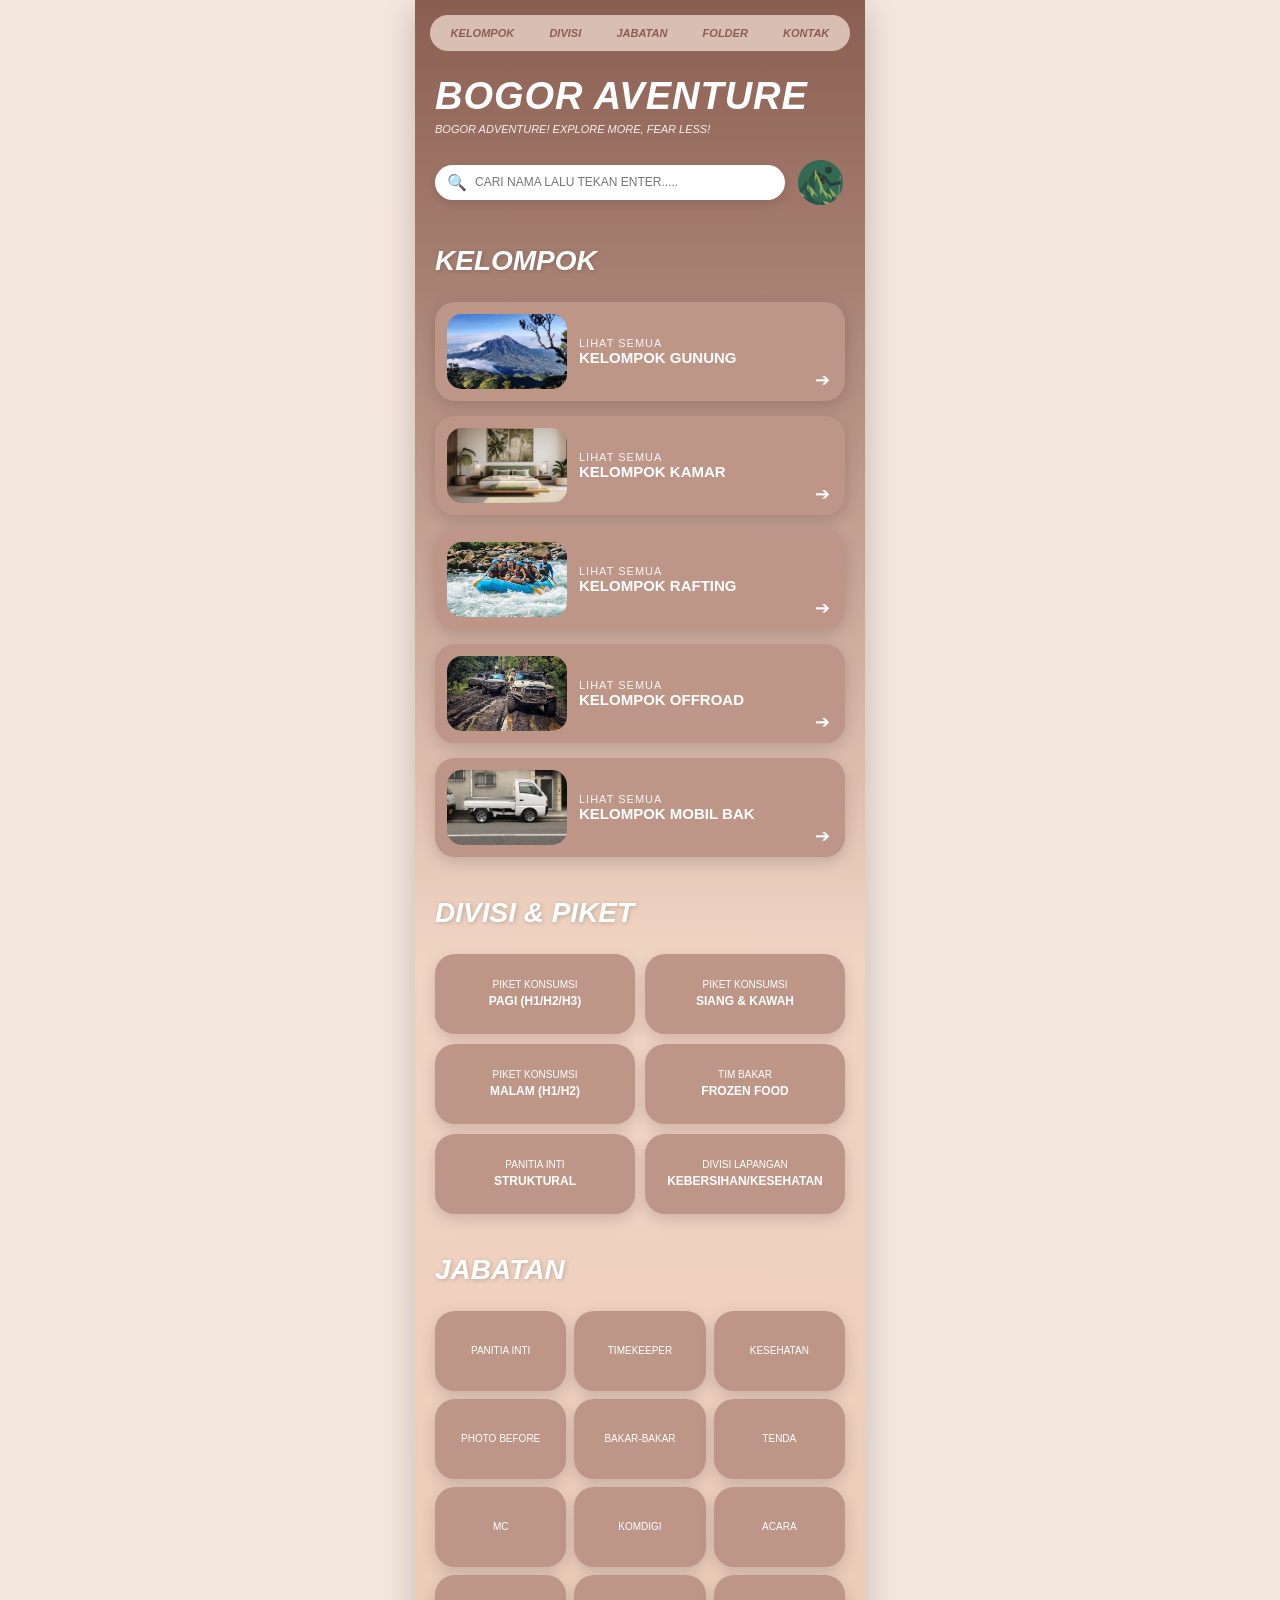
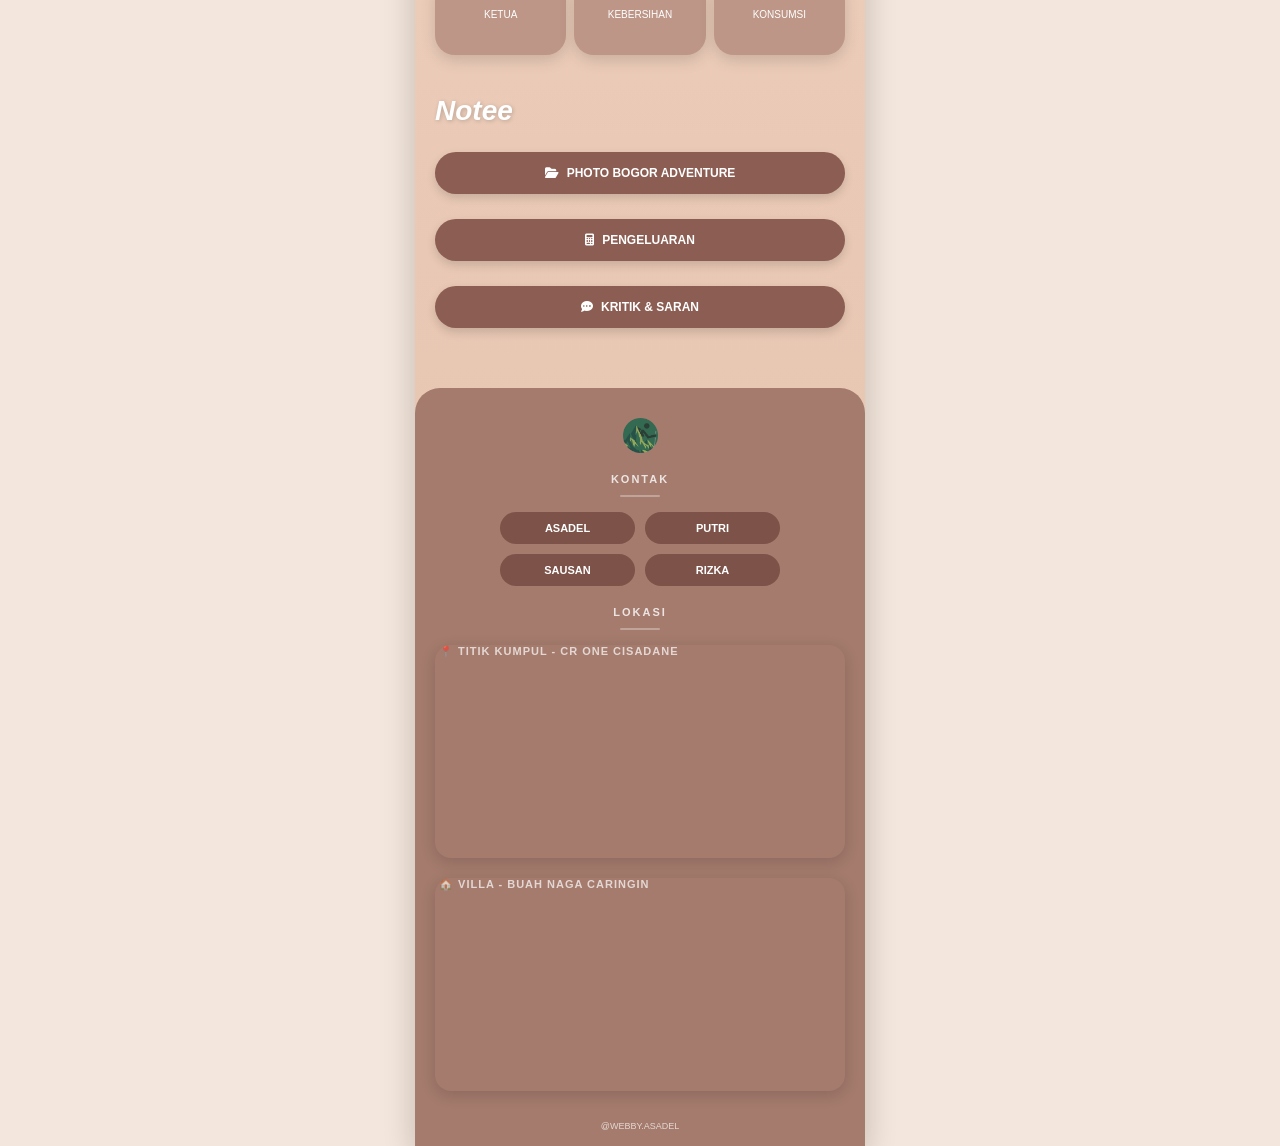
<file: index.html>
<!DOCTYPE html>
<html lang="id">
<head>
    <meta charset="UTF-8">
    <meta name="viewport" content="width=device-width, initial-scale=1.0">
    <title>Bogor Adventure</title>

    <link rel="stylesheet" href="style.css">
    <link rel="stylesheet" href="https://cdnjs.cloudflare.com/ajax/libs/font-awesome/6.5.1/css/all.min.css">

    <link rel="icon" type="image/png" href="images/logo.png">
</head>
<body>

    <div class="app-container">
        <nav class="top-nav">
            <a href="#kelompok-section">KELOMPOK</a>
            <a href="#divisi-section">DIVISI</a>
            <a href="#jabatan-section">JABATAN</a>
            <a href="#folder-section">FOLDER</a>
            <a href="#kontak-section">KONTAK</a>
        </nav>

        <header class="main-header">
            <h1 class="main-title">BOGOR AVENTURE</h1>
            <p class="subtitle">BOGOR ADVENTURE! EXPLORE MORE, FEAR LESS!</p>
            
            <div class="search-profile-row">
                <div class="search-box">
                    <span class="search-icon">🔍</span>
                    <input type="text" id="searchInput" placeholder="CARI NAMA LALU TEKAN ENTER.....">
                </div>
                <div class="logo-circle">
                    <img src="Images/logo.png" alt="Bogor Adventure">
                </div>
            </div>
        </header>

        <main class="content-wrapper">
            
            <section id="kelompok-section" class="section-container">
                <h2 class="section-title-large">KELOMPOK</h2>
                
                <div class="card-wide clickable-card" data-type="gunung">
                    <img src="Images/gunung.jpg" alt="Gunung">
                    <div class="card-text">
                        <h3>LIHAT SEMUA</h3>
                        <h2>KELOMPOK GUNUNG</h2>
                    </div>
                    <span class="arrow-btn">➔</span>
                </div>

                <div class="card-wide clickable-card" data-type="kamar">
                    <img src="Images/kamar.jpg" alt="Kamar">
                    <div class="card-text">
                        <h3>LIHAT SEMUA</h3>
                        <h2>KELOMPOK KAMAR</h2>
                    </div>
                    <span class="arrow-btn">➔</span>
                </div>

                <div class="card-wide clickable-card" data-type="rafting">
                    <img src="Images/rafting.jpg" alt="Rafting">
                    <div class="card-text">
                        <h3>LIHAT SEMUA</h3>
                        <h2>KELOMPOK RAFTING</h2>
                    </div>
                    <span class="arrow-btn">➔</span>
                </div>

                <div class="card-wide clickable-card" data-type="offroad">
                    <img src="Images/offroad.jpg" alt="Offroad">
                    <div class="card-text">
                        <h3>LIHAT SEMUA</h3>
                        <h2>KELOMPOK OFFROAD</h2>
                    </div>
                    <span class="arrow-btn">➔</span>
                </div>

                <div class="card-wide clickable-card" data-type="mback">
                    <img src="Images/Mback.jpg" alt="Mobil Bak">
                    <div class="card-text">
                        <h3>LIHAT SEMUA</h3>
                        <h2>KELOMPOK MOBIL BAK</h2>
                    </div>
                    <span class="arrow-btn">➔</span>
                </div>
            </section>

            <section id="divisi-section" class="section-container text-center">
                <h2 class="section-title-large">DIVISI & PIKET</h2>
                <div class="grid-2x3">
                    <a href="divisi.html?type=konsumsi-pagi" class="card-square" style="text-decoration:none;">PIKET KONSUMSI<br><b>PAGI (H1/H2/H3)</b></a>
                    <a href="divisi.html?type=konsumsi-siang" class="card-square" style="text-decoration:none;">PIKET KONSUMSI<br><b>SIANG & KAWAH</b></a>
                    <a href="divisi.html?type=konsumsi-malam" class="card-square" style="text-decoration:none;">PIKET KONSUMSI<br><b>MALAM (H1/H2)</b></a>
                    <a href="divisi.html?type=frozen-food" class="card-square" style="text-decoration:none;">TIM BAKAR<br><b>FROZEN FOOD</b></a>
                    <a href="divisi.html?type=panitia-inti" class="card-square" style="text-decoration:none;">PANITIA INTI<br><b>STRUKTURAL</b></a>
                    <a href="divisi.html?type=divisi-lain" class="card-square" style="text-decoration:none;">DIVISI LAPANGAN<br><b>KEBERSIHAN/KESEHATAN</b></a>
                </div>
            </section>

            <section id="jabatan-section" class="section-container text-center">
                <h2 class="section-title-large">JABATAN</h2>
                <div class="grid-jabatan">
                    <a href="jabatan.html?type=inti" class="card-square" style="text-decoration:none;">PANITIA INTI</a>
                    <a href="jabatan.html?type=timekeeper" class="card-square" style="text-decoration:none;">TIMEKEEPER</a>
                    <a href="jabatan.html?type=kesehatan" class="card-square" style="text-decoration:none;">KESEHATAN</a>
                    <a href="jabatan.html?type=photo" class="card-square" style="text-decoration:none;">PHOTO BEFORE</a>
                    <a href="jabatan.html?type=bakar" class="card-square" style="text-decoration:none;">BAKAR-BAKAR</a>
                    <a href="jabatan.html?type=tenda" class="card-square" style="text-decoration:none;">TENDA</a>
                    <a href="jabatan.html?type=mc" class="card-square" style="text-decoration:none;">MC</a>
                    <a href="jabatan.html?type=komdigi" class="card-square" style="text-decoration:none;">KOMDIGI</a>
                    <a href="jabatan.html?type=acara" class="card-square" style="text-decoration:none;">ACARA</a>
                    <a href="jabatan.html?type=ketua" class="card-square" style="text-decoration:none;">KETUA</a>
                    <a href="jabatan.html?type=kebersihan" class="card-square" style="text-decoration:none;">KEBERSIHAN</a>
                    <a href="jabatan.html?type=konsumsi" class="card-square" style="text-decoration:none;">KONSUMSI</a>
                </div>
            </section>

            <section id="folder-section" class="section-container text-center">
                <h2 class="section-title-large">Notee</h2>
                <a href="https://drive.google.com/drive/folders/1pPTmFSzPqtbpgSoNdYkEfg1twKszm3Ts?usp=sharing" target="_blank" class="btn-pill" style="text-decoration:none;">
                    <i class="fas fa-folder-open"></i> PHOTO BOGOR ADVENTURE
                </a>
                <a href="pengeluaran.html" class="btn-pill" style="text-decoration:none;">
                    <i class="fas fa-calculator"></i> PENGELUARAN
                </a>
                <a href="https://forms.gle/nZnUotDhH6wJCSyc8" target="_blank" class="btn-pill" style="text-decoration:none;">
                    <i class="fas fa-comment-dots"></i> KRITIK & SARAN
                </a>
            </section>

            <section id="kontak-section" class="footer-panel">
                <div class="logo-circle micro">
                    <img src="Images/logo.png" alt="Bogor Adventure">
                </div>

                <div class="footer-section-title">Kontak</div>
                <div class="footer-divider"></div>
                <div class="grid-2x2">
                    <a href="https://wa.me/6289684340230" target="_blank" class="btn-small-pill" style="text-decoration:none;">ASADEL</a>
                    <a href="https://wa.me/6281370563687" target="_blank" class="btn-small-pill" style="text-decoration:none;">PUTRI</a>
                    <a href="https://wa.me/6285640959396" target="_blank" class="btn-small-pill" style="text-decoration:none;">SAUSAN</a>
                    <a href="https://wa.me/6281213060590" target="_blank" class="btn-small-pill" style="text-decoration:none;">RIZKA</a>
                </div>

                <div class="footer-section-title">Lokasi</div>
                <div class="footer-divider"></div>
                <div class="footer-map">
                    <div class="map-label">📍 TITIK KUMPUL - CR ONE CISADANE</div>
                    <iframe src="https://maps.google.com/maps?q=-6.7021103,106.8171822&z=15&output=embed" allowfullscreen="" loading="lazy"></iframe>
                </div>
                <div class="footer-map">
                    <div class="map-label">🏠 VILLA - BUAH NAGA CARINGIN</div>
                    <iframe src="https://maps.google.com/maps?q=Villa%20Buah%20Naga%20Caringin%20Bogor&z=15&output=embed" allowfullscreen="" loading="lazy"></iframe>
                </div>

                <p class="credits">@WEBBY.ASADEL</p>
            </section>

        </main>
    </div>

    <div id="searchModal" class="modal">
        <div class="modal-content">
            <span class="close-modal">&times;</span>
            <h2 id="modalName">Nama Anggota</h2>
            <hr>
            <div class="modal-field"><span class="field-label">Jabatan / Divisi</span><span class="field-value" id="modalDivisi">-</span></div>
            <div class="modal-field"><span class="field-label">Jadwal Piket</span><span class="field-value" id="modalTugas">-</span></div>
            <div class="modal-field"><span class="field-label">Kelompok Gunung</span><span class="field-value" id="modalGunung">-</span></div>
            <div class="modal-field"><span class="field-label">Kelompok Kamar</span><span class="field-value" id="modalKamar">-</span></div>
            <div class="modal-field"><span class="field-label">Kelompok Rafting</span><span class="field-value" id="modalRafting">-</span></div>
            <div class="modal-field"><span class="field-label">Kelompok Offroad</span><span class="field-value" id="modalOffroad">-</span></div>
            <div class="modal-field"><span class="field-label">Kelompok Mobil Bak</span><span class="field-value" id="modalMback">-</span></div>
        </div>
    </div>

    <script src="script.js"></script>
</body>
</html>
</file>
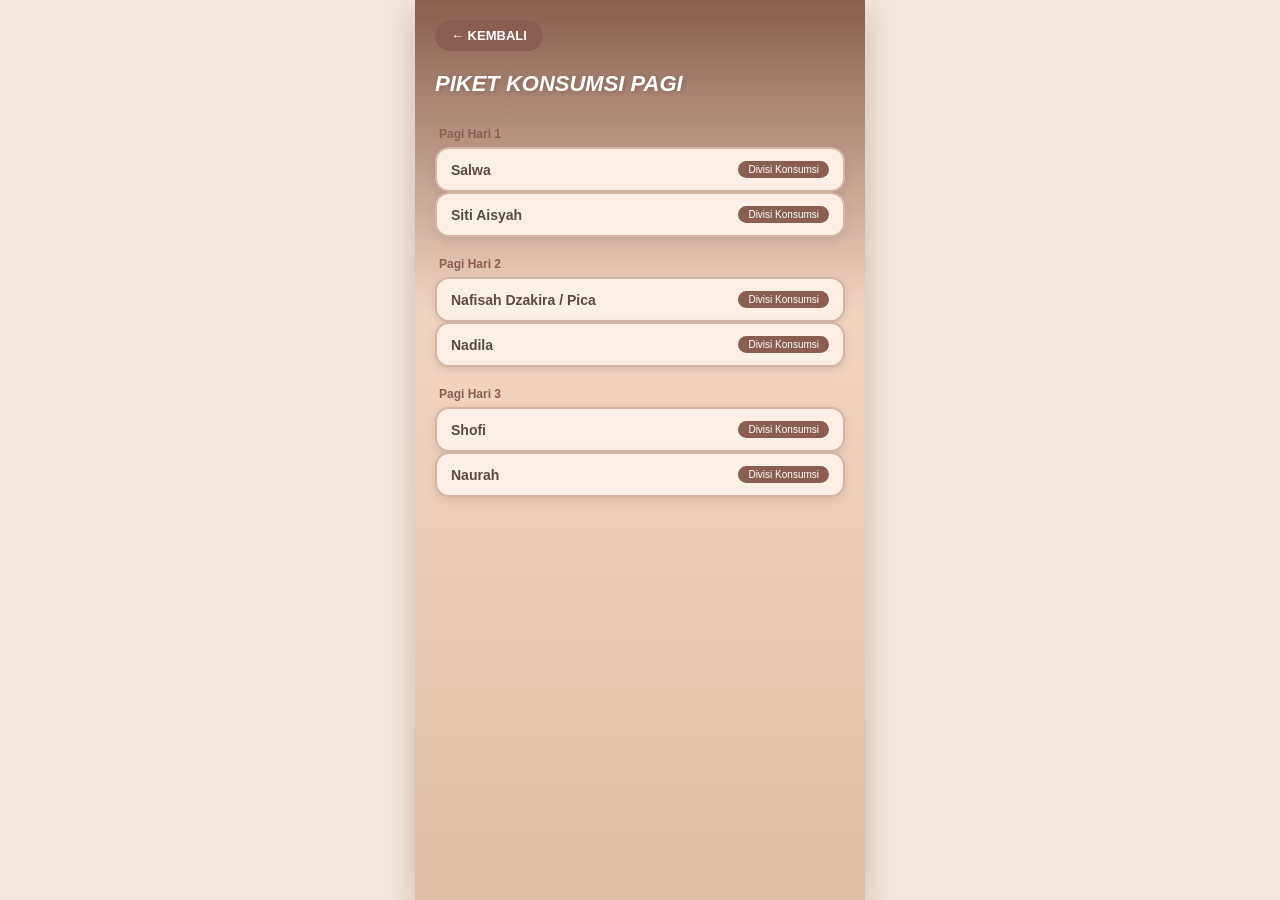
<file: divisi.html>
<!DOCTYPE html>
<html lang="id">
<head>
    <meta charset="UTF-8">
    <meta name="viewport" content="width=device-width, initial-scale=1.0">
    <title>Divisi - Bogor Adventure</title>
    <link rel="stylesheet" href="style.css">
    <link rel="stylesheet" href="https://cdnjs.cloudflare.com/ajax/libs/font-awesome/6.5.1/css/all.min.css">
    <style>
        .page-wrap { padding: 20px; display: flex; flex-direction: column; gap: 20px; }
        .page-wrap .back-link { text-decoration: none; color: #fff; font-size: clamp(11px, 3vw, 13px); font-weight: bold; background: #8c5d52; padding: 8px 16px; border-radius: 20px; align-self: flex-start; }
        .page-wrap h2 { font-size: clamp(17px, 5.5vw, 22px); font-style: italic; color: #fff; text-shadow: 1px 1px 4px rgba(0,0,0,0.2); margin: 0; word-break: break-word; }
        .member-list { display: flex; flex-direction: column; gap: 10px; }
        .member-card { background: #fbeee6; border-radius: 14px; padding: 12px 14px; box-shadow: 0 3px 10px rgba(0,0,0,0.1); border: 2px solid #bd9687; display: flex; justify-content: space-between; align-items: center; gap: 8px; }
        .member-card .name { font-size: clamp(12px, 3.5vw, 14px); font-weight: bold; color: #5a4b41; word-break: break-word; }
        .member-card .badge { background: #8c5d52; color: #fff; font-size: clamp(8px, 2.5vw, 10px); padding: 3px 10px; border-radius: 10px; flex-shrink: 0; }
        .empty-state { text-align: center; color: #fff; font-style: italic; font-size: clamp(11px, 3vw, 13px); opacity: 0.8; padding: 30px; }
        .sub-group { margin-top: 10px; }
        .sub-group .sub-title { font-size: clamp(10px, 3vw, 12px); font-weight: bold; color: #8c5d52; margin-bottom: 6px; padding-left: 4px; }
        .sub-group .member-card { border-color: #d4b5a5; }
    </style>
</head>
<body>
    <div class="app-container page-wrap">
        <a href="index.html" class="back-link">← KEMBALI</a>
        <h2 id="pageTitle">Divisi</h2>
        <div id="memberList" class="member-list"></div>
    </div>
    <script src="script.js"></script>
    <script>
        const type = new URLSearchParams(window.location.search).get('type') || 'konsumsi-pagi';
        const container = document.getElementById('memberList');
        const title = document.getElementById('pageTitle');

        const config = {
            'konsumsi-pagi': {
                label: 'PIKET KONSUMSI PAGI',
                sub: [
                    { label: 'Pagi Hari 1', filter: m => m.piket === 'Pagi Hari 1' },
                    { label: 'Pagi Hari 2', filter: m => m.piket === 'Pagi Hari 2' },
                    { label: 'Pagi Hari 3', filter: m => m.piket === 'Pagi Hari 3' },
                ]
            },
            'konsumsi-siang': {
                label: 'PIKET KONSUMSI SIANG',
                sub: [
                    { label: 'Siang Hari 2 (Villa)', filter: m => m.piket === 'Siang Hari 2' },
                    { label: 'Siang Hari 2 (Kawah Ratu)', filter: m => m.piket.includes('Kawah Ratu') },
                    { label: 'Siang Hari 3', filter: m => m.piket === 'Siang Hari 3' },
                ]
            },
            'konsumsi-malam': {
                label: 'PIKET KONSUMSI MALAM',
                sub: [
                    { label: 'Malam Hari 1', filter: m => m.piket === 'Malam Hari 1' },
                    { label: 'Malam Hari 2', filter: m => m.piket === 'Malam Hari 2' },
                ]
            },
            'frozen-food': {
                label: 'TIM BAKAR FROZEN FOOD',
                filter: m => m.divisi === 'Bakar Frozen Food'
            },
            'panitia-inti': {
                label: 'PANITIA INTI',
                filter: m => m.divisi.includes('Ketua') || m.divisi.includes('Bendahara') || m.divisi.includes('Sekretaris') || m.divisi.includes('Komdigi')
            },
            'divisi-lain': {
                label: 'DIVISI LAPANGAN',
                sub: [
                    { label: 'Kebersihan', filter: m => m.divisi === 'Kebersihan' },
                    { label: 'Kesehatan', filter: m => m.divisi === 'Kesehatan' },
                    { label: 'Timekeeper', filter: m => m.divisi === 'Timekeeper' },
                    { label: 'MC', filter: m => m.divisi === 'MC' },
                    { label: 'Tenda', filter: m => m.divisi === 'Tenda' },
                    { label: 'Acara', filter: m => m.divisi === 'Acara' },
                ]
            }
        };

        const cfg = config[type];
        if (!cfg) { container.innerHTML = '<div class="empty-state">Halaman tidak ditemukan</div>'; }

        title.textContent = cfg.label;
        let html = '';

        if (cfg.sub) {
            cfg.sub.forEach(s => {
                const members = memberDatabase.filter(s.filter);
                if (members.length === 0) return;
                html += `<div class="sub-group"><div class="sub-title">${s.label}</div>`;
                members.forEach(m => {
                    html += `<div class="member-card"><span class="name">${m.name}</span><span class="badge">${m.divisi}</span></div>`;
                });
                html += `</div>`;
            });
        } else {
            const members = memberDatabase.filter(cfg.filter);
            if (members.length === 0) {
                html = '<div class="empty-state">Tidak ada anggota</div>';
            } else {
                members.forEach(m => {
                    html += `<div class="member-card"><span class="name">${m.name}</span><span class="badge">${m.divisi}</span></div>`;
                });
            }
        }

        if (html === '') html = '<div class="empty-state">Tidak ada anggota</div>';
        container.innerHTML = html;
    </script>
</body>
</html>
</file>
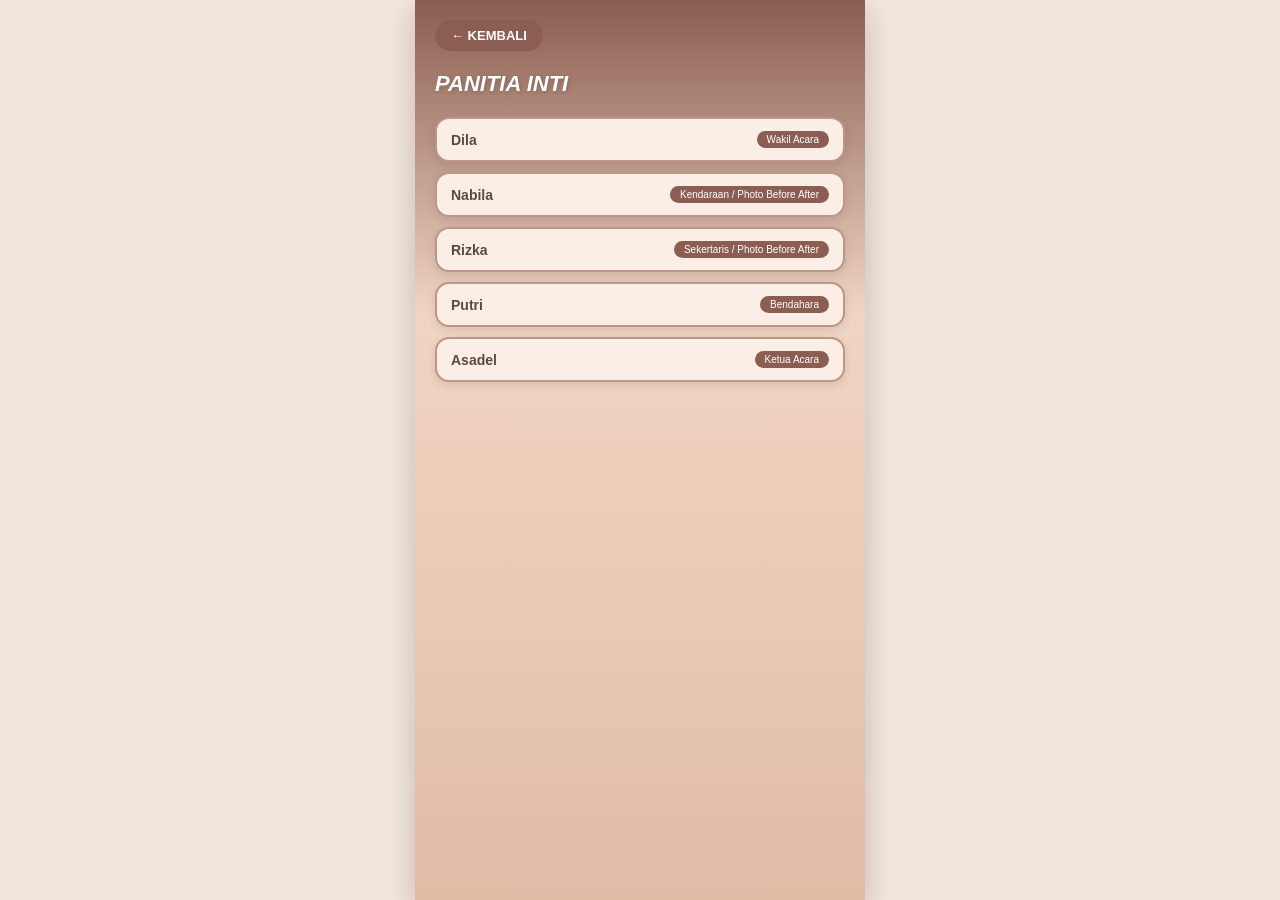
<file: jabatan.html>
<!DOCTYPE html>
<html lang="id">
<head>
    <meta charset="UTF-8">
    <meta name="viewport" content="width=device-width, initial-scale=1.0">
    <title>Jabatan - Bogor Adventure</title>
    <link rel="stylesheet" href="style.css">
    <style>
        .page-wrap { padding: 20px; display: flex; flex-direction: column; gap: 20px; }
        .page-wrap .back-link { text-decoration: none; color: #fff; font-size: clamp(11px, 3vw, 13px); font-weight: bold; background: #8c5d52; padding: 8px 16px; border-radius: 20px; align-self: flex-start; }
        .page-wrap h2 { font-size: clamp(17px, 5.5vw, 22px); font-style: italic; color: #fff; text-shadow: 1px 1px 4px rgba(0,0,0,0.2); margin: 0; word-break: break-word; }
        .member-list { display: flex; flex-direction: column; gap: 10px; }
        .member-card { background: #fbeee6; border-radius: 14px; padding: 12px 14px; box-shadow: 0 3px 10px rgba(0,0,0,0.1); border: 2px solid #bd9687; display: flex; justify-content: space-between; align-items: center; gap: 8px; }
        .member-card .name { font-size: clamp(12px, 3.5vw, 14px); font-weight: bold; color: #5a4b41; word-break: break-word; }
        .member-card .role { font-size: clamp(9px, 2.8vw, 11px); color: #8c5d52; }
        .member-card .badge { background: #8c5d52; color: #fff; font-size: clamp(8px, 2.5vw, 10px); padding: 3px 10px; border-radius: 10px; flex-shrink: 0; }
        .empty-state { text-align: center; color: #fff; font-style: italic; font-size: clamp(11px, 3vw, 13px); opacity: 0.8; padding: 30px; }
        .sub-group { margin-top: 10px; }
        .sub-group .sub-title { font-size: clamp(10px, 3vw, 12px); font-weight: bold; color: #8c5d52; margin-bottom: 6px; padding-left: 4px; }
        .sub-group .member-card { border-color: #d4b5a5; }
    </style>
</head>
<body>
    <div class="app-container page-wrap">
        <a href="index.html" class="back-link">← KEMBALI</a>
        <h2 id="pageTitle">Jabatan</h2>
        <div id="memberList" class="member-list"></div>
    </div>
    <script src="script.js"></script>
    <script>
        const type = new URLSearchParams(window.location.search).get('type') || 'inti';
        const container = document.getElementById('memberList');
        const title = document.getElementById('pageTitle');

        const config = {
            inti: {
                label: 'PANITIA INTI',
                filter: m => ['Ketua Acara', 'Wakil Acara', 'Sekertaris', 'Bendahara', 'Kendaraan'].some(r => m.divisi.includes(r))
            },
            timekeeper: {
                label: 'TIMEKEEPER',
                filter: m => m.divisi === 'Timekeeper'
            },
            kesehatan: {
                label: 'KESEHATAN',
                filter: m => m.divisi === 'Kesehatan'
            },
            photo: {
                label: 'PHOTO BEFORE AFTER',
                filter: m => m.divisi.includes('Photo Before After')
            },
            bakar: {
                label: 'TIM BAKAR FROZEN FOOD',
                filter: m => m.divisi === 'Bakar Frozen Food'
            },
            tenda: {
                label: 'TENDA',
                filter: m => m.divisi === 'Tenda'
            },
            mc: {
                label: 'MC',
                filter: m => m.divisi === 'MC'
            },
            komdigi: {
                label: 'KOMDIGI',
                filter: m => m.divisi === 'Komdigi' || m.divisi.includes('Komdigi')
            },
            acara: {
                label: 'ACARA',
                filter: m => m.divisi === 'Acara'
            },
            ketua: {
                label: 'KETUA KELOMPOK',
                filter: m => m.divisi === 'Ketua Kelompok' || m.divisi.includes('Ketua Kelompok')
            },
            kebersihan: {
                label: 'KEBERSIHAN',
                filter: m => m.divisi === 'Kebersihan'
            },
            konsumsi: {
                label: 'KONSUMSI',
                sub: [
                    { label: 'Pagi Hari 1', filter: m => m.piket === 'Pagi Hari 1' },
                    { label: 'Pagi Hari 2', filter: m => m.piket === 'Pagi Hari 2' },
                    { label: 'Pagi Hari 3', filter: m => m.piket === 'Pagi Hari 3' },
                    { label: 'Siang Hari 2', filter: m => m.piket === 'Siang Hari 2' },
                    { label: 'Siang Hari 3', filter: m => m.piket === 'Siang Hari 3' },
                    { label: 'Malam Hari 1', filter: m => m.piket === 'Malam Hari 1' },
                    { label: 'Malam Hari 2', filter: m => m.piket === 'Malam Hari 2' },
                ]
            }
        };

        const cfg = config[type];
        if (!cfg) { container.innerHTML = '<div class="empty-state">Halaman tidak ditemukan</div>'; }

        title.textContent = cfg.label;
        let html = '';

        if (cfg.sub) {
            cfg.sub.forEach(s => {
                const members = memberDatabase.filter(s.filter);
                if (members.length === 0) return;
                html += `<div class="sub-group"><div class="sub-title">${s.label}</div>`;
                members.forEach(m => {
                    html += `<div class="member-card"><span class="name">${m.name}</span><span class="badge">${m.divisi}</span></div>`;
                });
                html += `</div>`;
            });
        } else {
            const members = memberDatabase.filter(cfg.filter);
            if (members.length === 0) {
                html = '<div class="empty-state">Tidak ada anggota</div>';
            } else {
                members.forEach(m => {
                    html += `<div class="member-card"><span class="name">${m.name}</span><span class="badge">${m.divisi}</span></div>`;
                });
            }
        }

        container.innerHTML = html;
    </script>
</body>
</html>
</file>
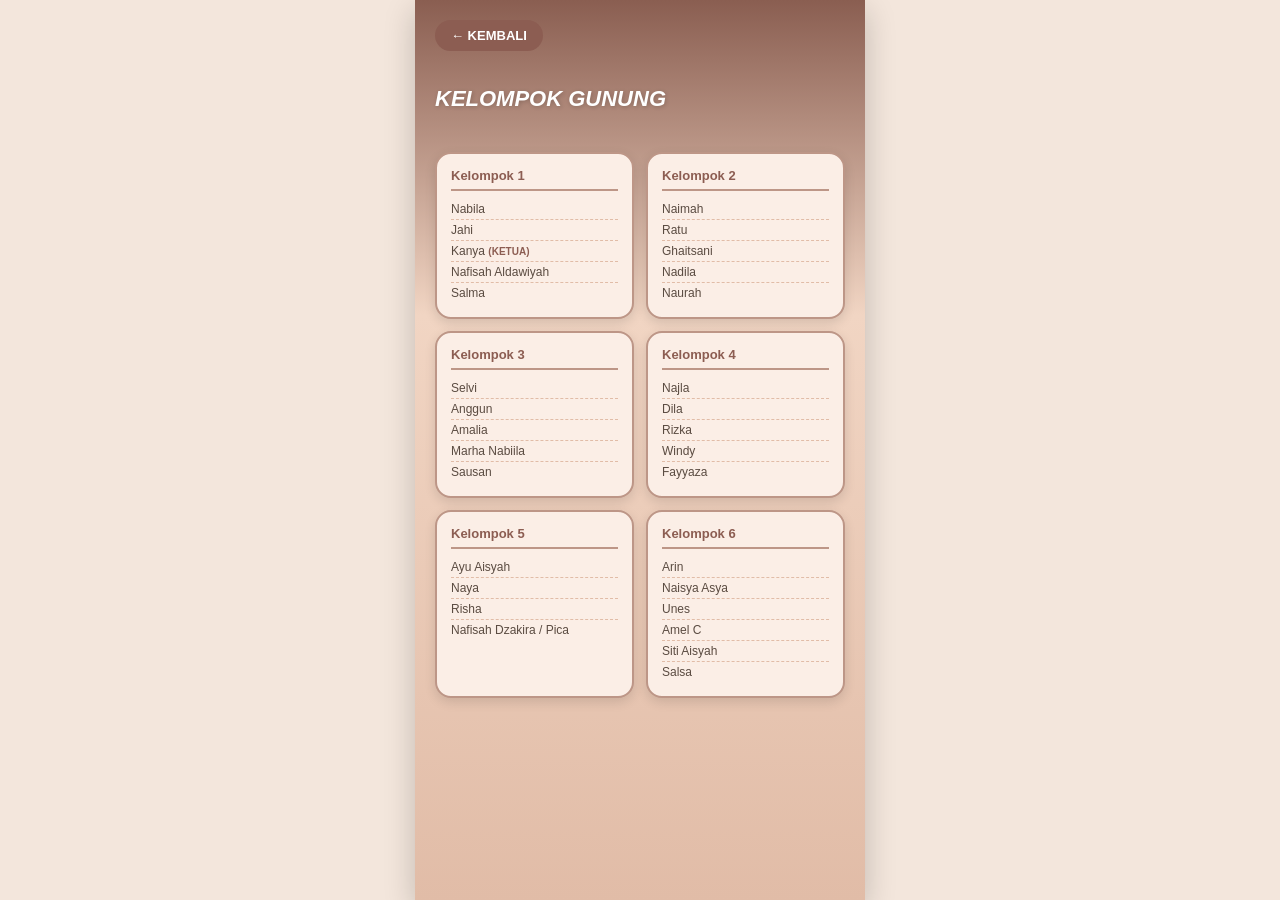
<file: kelompok-gunung.html>
<!DOCTYPE html>
<html lang="id">
<head>
    <meta charset="UTF-8">
    <meta name="viewport" content="width=device-width, initial-scale=1.0">
    <title>Kelompok Gunung - Bogor Adventure</title>
    <link rel="stylesheet" href="style.css">
    <style>
        .kelompok-page { padding: 20px; display: flex; flex-direction: column; gap: 30px; }
        .kelompok-page .back-link { text-decoration: none; color: #fff; font-size: clamp(11px, 3.5vw, 13px); font-weight: bold; background: #8c5d52; padding: 8px 16px; border-radius: 20px; align-self: flex-start; }
        .kelompok-page .kategori-title { font-size: clamp(17px, 6vw, 22px); font-style: italic; color: #fff; text-shadow: 1px 1px 4px rgba(0,0,0,0.2); margin: 5px 0 10px; word-break: break-word; }
        .card-grid { display: grid; grid-template-columns: repeat(auto-fill, minmax(160px, 1fr)); gap: 12px; }
        .group-card { background: #fbeee6; border-radius: 16px; padding: 14px; box-shadow: 0 4px 12px rgba(0,0,0,0.12); border: 2px solid #bd9687; }
        .group-card .card-header { font-weight: bold; color: #8c5d52; font-size: clamp(11px, 3.5vw, 13px); border-bottom: 2px solid #bd9687; padding-bottom: 6px; margin-bottom: 8px; }
        .group-card .member-list { list-style: none; padding: 0; margin: 0; }
        .group-card .member-list li { font-size: clamp(10px, 3vw, 12px); color: #5a4b41; padding: 3px 0; border-bottom: 1px dashed #e1bca7; }
        .group-card .member-list li:last-child { border-bottom: none; }
        .group-card .member-list li .ketua-badge { color: #8c5d52; font-weight: bold; font-size: clamp(8px, 2.5vw, 10px); }
        .group-card .empty-state { font-size: clamp(9px, 2.8vw, 11px); color: #999; font-style: italic; }
    </style>
</head>
<body>
    <div class="app-container kelompok-page">
        <a href="index.html" class="back-link">← KEMBALI</a>
        <h2 class="kategori-title">KELOMPOK GUNUNG</h2>
        <div class="card-grid" id="cardGrid"></div>
    </div>
    <script src="script.js"></script>
    <script>
        const grid = document.getElementById('cardGrid');
        let html = '';
        for (let i = 1; i <= 6; i++) {
            const label = `Kelompok ${i}`;
            const members = memberDatabase.filter(m => m.gunung.includes(label));
            html += `<div class="group-card"><div class="card-header">${label}</div><ul class="member-list">`;
            if (members.length === 0) { html += `<li class="empty-state">Tidak ada anggota</li>`; }
            else { members.forEach(m => { const isKetua = m.gunung.includes('Ketua'); html += `<li>${m.name}${isKetua ? ' <span class="ketua-badge">(KETUA)</span>' : ''}</li>`; }); }
            html += `</ul></div>`;
        }
        grid.innerHTML = html;
    </script>
</body>
</html>
</file>
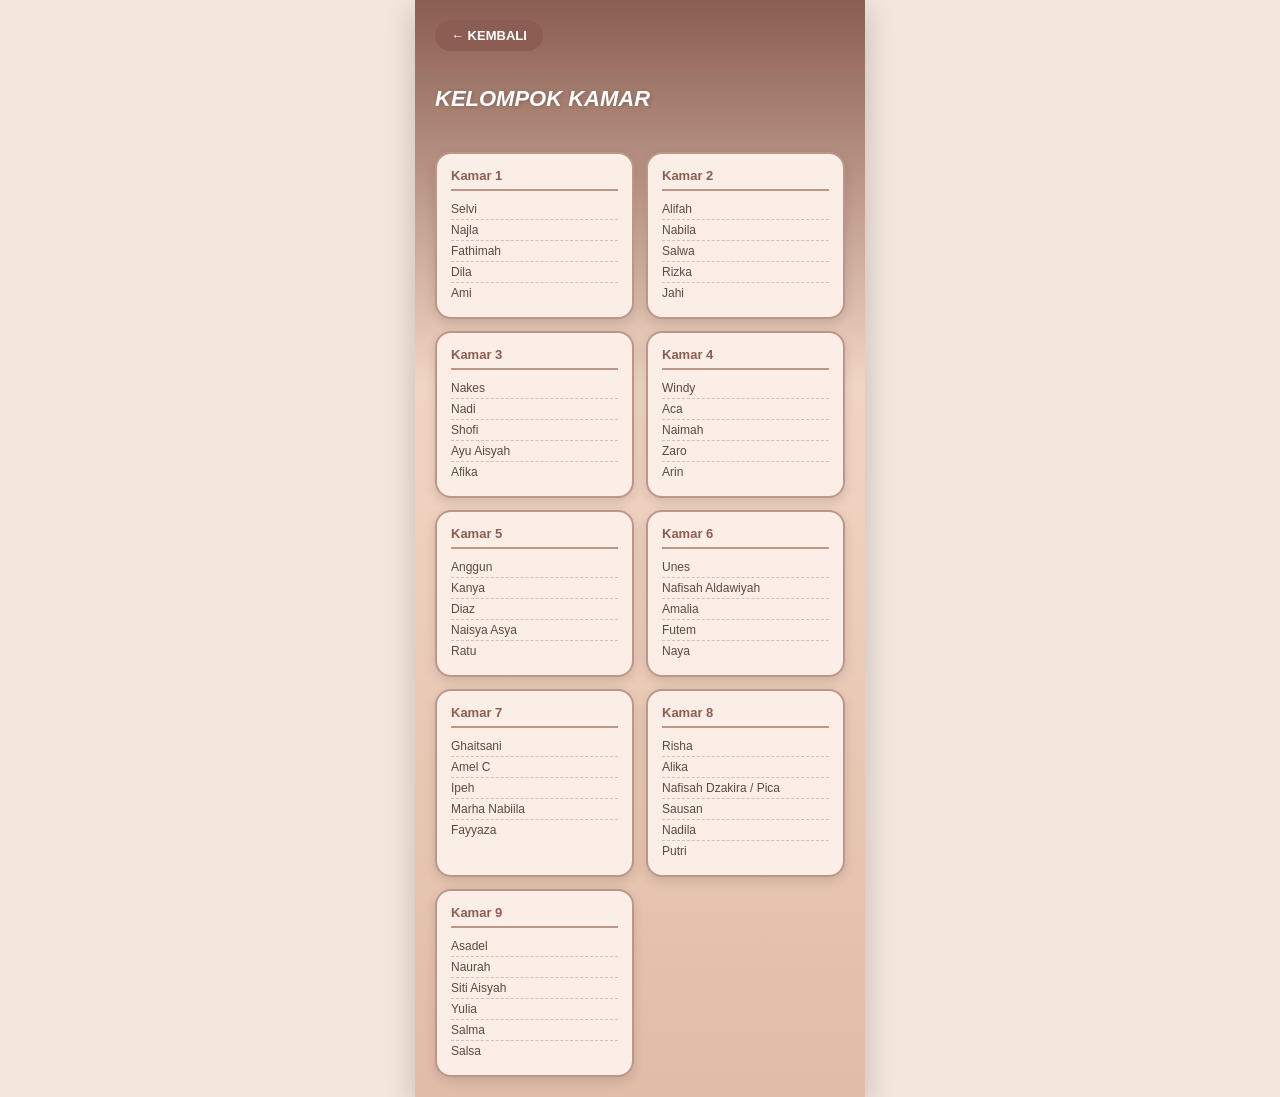
<file: kelompok-kamar.html>
<!DOCTYPE html>
<html lang="id">
<head>
    <meta charset="UTF-8">
    <meta name="viewport" content="width=device-width, initial-scale=1.0">
    <title>Kelompok Kamar - Bogor Adventure</title>
    <link rel="stylesheet" href="style.css">
    <style>
        .kelompok-page { padding: 20px; display: flex; flex-direction: column; gap: 30px; }
        .kelompok-page .back-link { text-decoration: none; color: #fff; font-size: clamp(11px, 3.5vw, 13px); font-weight: bold; background: #8c5d52; padding: 8px 16px; border-radius: 20px; align-self: flex-start; }
        .kelompok-page .kategori-title { font-size: clamp(17px, 6vw, 22px); font-style: italic; color: #fff; text-shadow: 1px 1px 4px rgba(0,0,0,0.2); margin: 5px 0 10px; word-break: break-word; }
        .card-grid { display: grid; grid-template-columns: repeat(auto-fill, minmax(160px, 1fr)); gap: 12px; }
        .group-card { background: #fbeee6; border-radius: 16px; padding: 14px; box-shadow: 0 4px 12px rgba(0,0,0,0.12); border: 2px solid #bd9687; }
        .group-card .card-header { font-weight: bold; color: #8c5d52; font-size: clamp(11px, 3.5vw, 13px); border-bottom: 2px solid #bd9687; padding-bottom: 6px; margin-bottom: 8px; }
        .group-card .member-list { list-style: none; padding: 0; margin: 0; }
        .group-card .member-list li { font-size: clamp(10px, 3vw, 12px); color: #5a4b41; padding: 3px 0; border-bottom: 1px dashed #e1bca7; }
        .group-card .member-list li:last-child { border-bottom: none; }
        .group-card .empty-state { font-size: clamp(9px, 2.8vw, 11px); color: #999; font-style: italic; }
    </style>
</head>
<body>
    <div class="app-container kelompok-page">
        <a href="index.html" class="back-link">← KEMBALI</a>
        <h2 class="kategori-title">KELOMPOK KAMAR</h2>
        <div class="card-grid" id="cardGrid"></div>
    </div>
    <script src="script.js"></script>
    <script>
        const grid = document.getElementById('cardGrid');
        let html = '';
        for (let i = 1; i <= 9; i++) {
            const label = `Kamar ${i}`;
            const members = memberDatabase.filter(m => m.kamar === label);
            html += `<div class="group-card"><div class="card-header">${label}</div><ul class="member-list">`;
            if (members.length === 0) { html += `<li class="empty-state">Tidak ada anggota</li>`; }
            else { members.forEach(m => { html += `<li>${m.name}</li>`; }); }
            html += `</ul></div>`;
        }
        grid.innerHTML = html;
    </script>
</body>
</html>
</file>
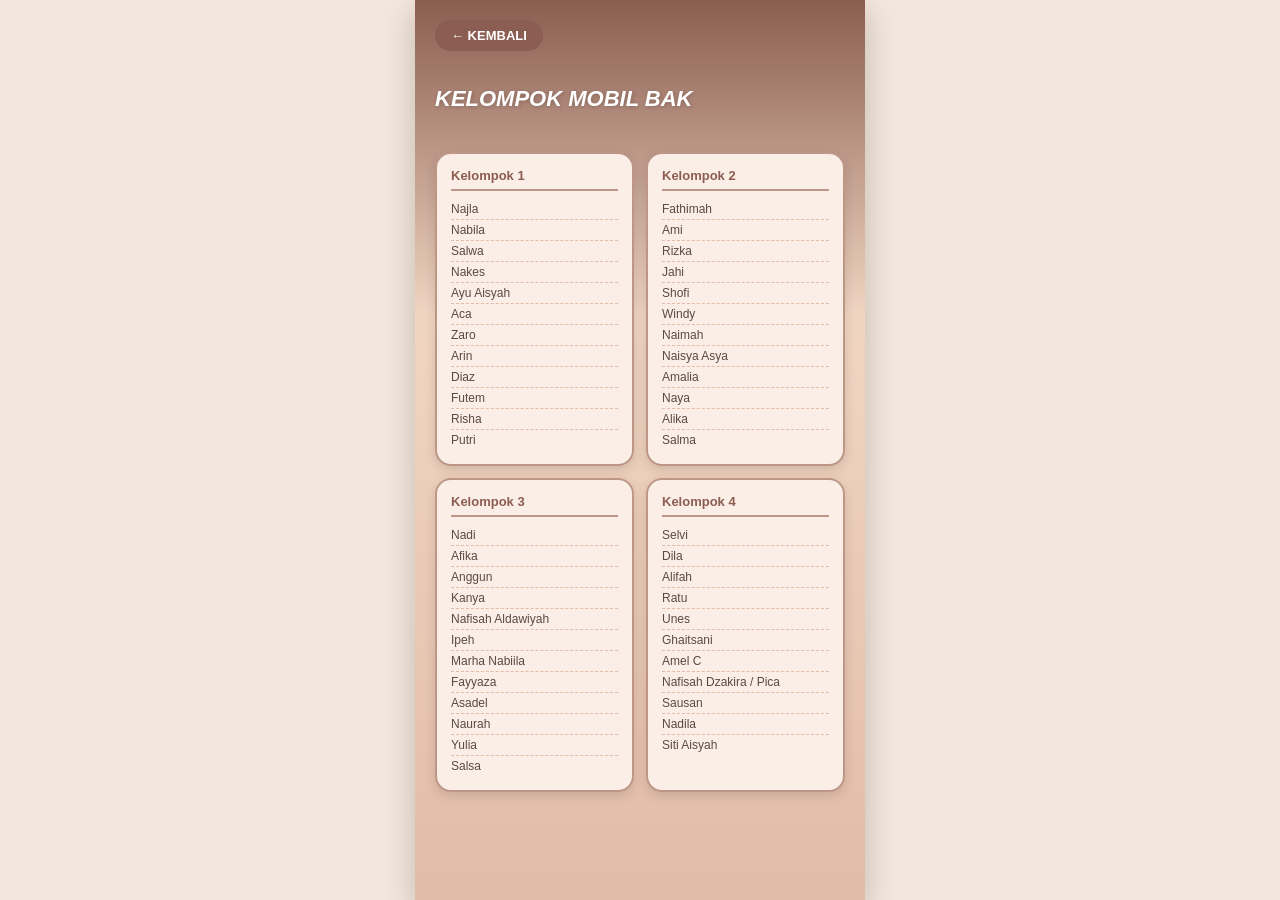
<file: kelompok-mback.html>
<!DOCTYPE html>
<html lang="id">
<head>
    <meta charset="UTF-8">
    <meta name="viewport" content="width=device-width, initial-scale=1.0">
    <title>Kelompok Mobil Bak - Bogor Adventure</title>
    <link rel="stylesheet" href="style.css">
    <style>
        .kelompok-page { padding: 20px; display: flex; flex-direction: column; gap: 30px; }
        .kelompok-page .back-link { text-decoration: none; color: #fff; font-size: clamp(11px, 3.5vw, 13px); font-weight: bold; background: #8c5d52; padding: 8px 16px; border-radius: 20px; align-self: flex-start; }
        .kelompok-page .kategori-title { font-size: clamp(17px, 6vw, 22px); font-style: italic; color: #fff; text-shadow: 1px 1px 4px rgba(0,0,0,0.2); margin: 5px 0 10px; word-break: break-word; }
        .card-grid { display: grid; grid-template-columns: repeat(auto-fill, minmax(160px, 1fr)); gap: 12px; }
        .group-card { background: #fbeee6; border-radius: 16px; padding: 14px; box-shadow: 0 4px 12px rgba(0,0,0,0.12); border: 2px solid #bd9687; }
        .group-card .card-header { font-weight: bold; color: #8c5d52; font-size: clamp(11px, 3.5vw, 13px); border-bottom: 2px solid #bd9687; padding-bottom: 6px; margin-bottom: 8px; }
        .group-card .member-list { list-style: none; padding: 0; margin: 0; }
        .group-card .member-list li { font-size: clamp(10px, 3vw, 12px); color: #5a4b41; padding: 3px 0; border-bottom: 1px dashed #e1bca7; }
        .group-card .member-list li:last-child { border-bottom: none; }
        .group-card .member-list li .ketua-badge { color: #8c5d52; font-weight: bold; font-size: clamp(8px, 2.5vw, 10px); }
        .group-card .empty-state { font-size: clamp(9px, 2.8vw, 11px); color: #999; font-style: italic; }
    </style>
</head>
<body>
    <div class="app-container kelompok-page">
        <a href="index.html" class="back-link">← KEMBALI</a>
        <h2 class="kategori-title">KELOMPOK MOBIL BAK</h2>
        <div class="card-grid" id="cardGrid"></div>
    </div>
    <script src="script.js"></script>
    <script>
        const grid = document.getElementById('cardGrid');
        let html = '';
        for (let i = 1; i <= 4; i++) {
            const label = `Kelompok ${i}`;
            const members = memberDatabase.filter(m => m.mback.includes(label));
            html += `<div class="group-card"><div class="card-header">${label}</div><ul class="member-list">`;
            if (members.length === 0) { html += `<li class="empty-state">Tidak ada anggota</li>`; }
            else { members.forEach(m => { const isKetua = m.mback.includes('Ketua'); html += `<li>${m.name}${isKetua ? ' <span class="ketua-badge">(KETUA)</span>' : ''}</li>`; }); }
            html += `</ul></div>`;
        }
        grid.innerHTML = html;
    </script>
</body>
</html>
</file>
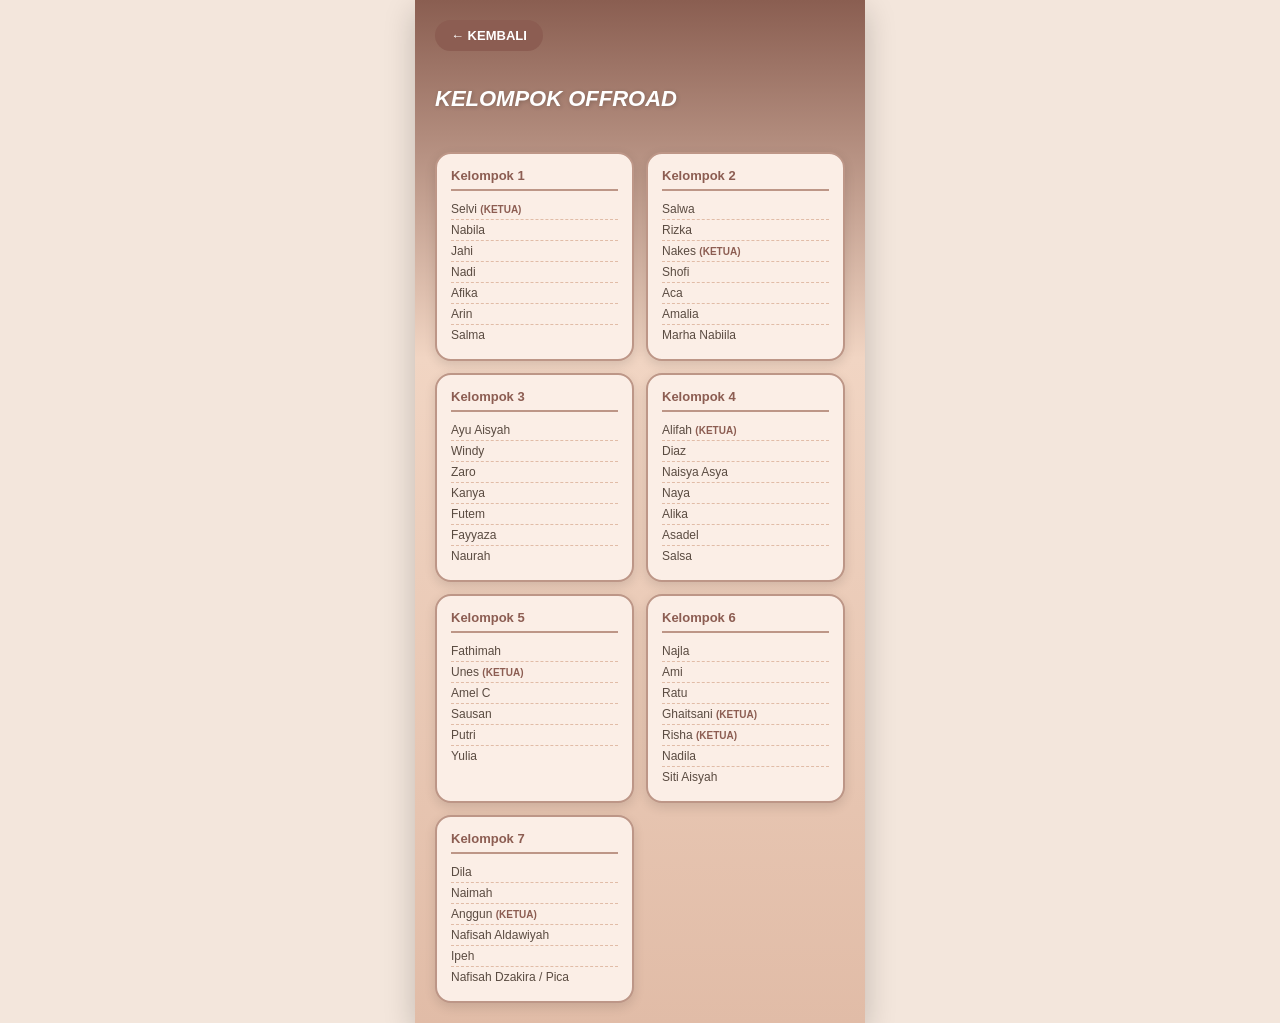
<file: kelompok-offroad.html>
<!DOCTYPE html>
<html lang="id">
<head>
    <meta charset="UTF-8">
    <meta name="viewport" content="width=device-width, initial-scale=1.0">
    <title>Kelompok Offroad - Bogor Adventure</title>
    <link rel="stylesheet" href="style.css">
    <style>
        .kelompok-page { padding: 20px; display: flex; flex-direction: column; gap: 30px; }
        .kelompok-page .back-link { text-decoration: none; color: #fff; font-size: clamp(11px, 3.5vw, 13px); font-weight: bold; background: #8c5d52; padding: 8px 16px; border-radius: 20px; align-self: flex-start; }
        .kelompok-page .kategori-title { font-size: clamp(17px, 6vw, 22px); font-style: italic; color: #fff; text-shadow: 1px 1px 4px rgba(0,0,0,0.2); margin: 5px 0 10px; word-break: break-word; }
        .card-grid { display: grid; grid-template-columns: repeat(auto-fill, minmax(160px, 1fr)); gap: 12px; }
        .group-card { background: #fbeee6; border-radius: 16px; padding: 14px; box-shadow: 0 4px 12px rgba(0,0,0,0.12); border: 2px solid #bd9687; }
        .group-card .card-header { font-weight: bold; color: #8c5d52; font-size: clamp(11px, 3.5vw, 13px); border-bottom: 2px solid #bd9687; padding-bottom: 6px; margin-bottom: 8px; }
        .group-card .member-list { list-style: none; padding: 0; margin: 0; }
        .group-card .member-list li { font-size: clamp(10px, 3vw, 12px); color: #5a4b41; padding: 3px 0; border-bottom: 1px dashed #e1bca7; }
        .group-card .member-list li:last-child { border-bottom: none; }
        .group-card .member-list li .ketua-badge { color: #8c5d52; font-weight: bold; font-size: clamp(8px, 2.5vw, 10px); }
        .group-card .empty-state { font-size: clamp(9px, 2.8vw, 11px); color: #999; font-style: italic; }
    </style>
</head>
<body>
    <div class="app-container kelompok-page">
        <a href="index.html" class="back-link">← KEMBALI</a>
        <h2 class="kategori-title">KELOMPOK OFFROAD</h2>
        <div class="card-grid" id="cardGrid"></div>
    </div>
    <script src="script.js"></script>
    <script>
        const grid = document.getElementById('cardGrid');
        let html = '';
        for (let i = 1; i <= 7; i++) {
            const label = `Kelompok ${i}`;
            const members = memberDatabase.filter(m => m.offroad.includes(label));
            html += `<div class="group-card"><div class="card-header">${label}</div><ul class="member-list">`;
            if (members.length === 0) { html += `<li class="empty-state">Tidak ada anggota</li>`; }
            else { members.forEach(m => { const isKetua = m.offroad.includes('Ketua'); html += `<li>${m.name}${isKetua ? ' <span class="ketua-badge">(KETUA)</span>' : ''}</li>`; }); }
            html += `</ul></div>`;
        }
        grid.innerHTML = html;
    </script>
</body>
</html>
</file>
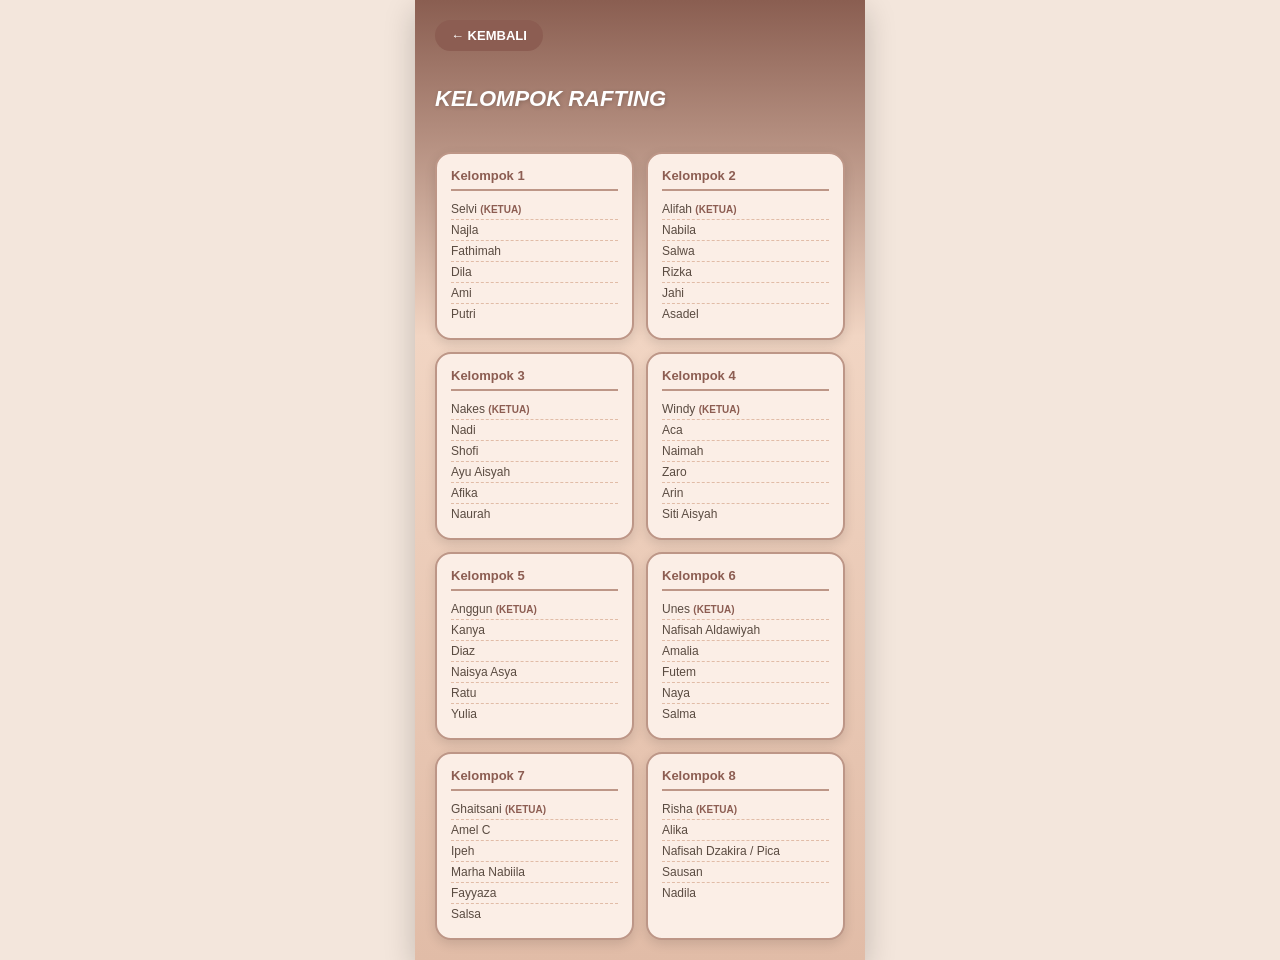
<file: kelompok-rafting.html>
<!DOCTYPE html>
<html lang="id">
<head>
    <meta charset="UTF-8">
    <meta name="viewport" content="width=device-width, initial-scale=1.0">
    <title>Kelompok Rafting - Bogor Adventure</title>
    <link rel="stylesheet" href="style.css">
    <style>
        .kelompok-page { padding: 20px; display: flex; flex-direction: column; gap: 30px; }
        .kelompok-page .back-link { text-decoration: none; color: #fff; font-size: clamp(11px, 3.5vw, 13px); font-weight: bold; background: #8c5d52; padding: 8px 16px; border-radius: 20px; align-self: flex-start; }
        .kelompok-page .kategori-title { font-size: clamp(17px, 6vw, 22px); font-style: italic; color: #fff; text-shadow: 1px 1px 4px rgba(0,0,0,0.2); margin: 5px 0 10px; word-break: break-word; }
        .card-grid { display: grid; grid-template-columns: repeat(auto-fill, minmax(160px, 1fr)); gap: 12px; }
        .group-card { background: #fbeee6; border-radius: 16px; padding: 14px; box-shadow: 0 4px 12px rgba(0,0,0,0.12); border: 2px solid #bd9687; }
        .group-card .card-header { font-weight: bold; color: #8c5d52; font-size: clamp(11px, 3.5vw, 13px); border-bottom: 2px solid #bd9687; padding-bottom: 6px; margin-bottom: 8px; }
        .group-card .member-list { list-style: none; padding: 0; margin: 0; }
        .group-card .member-list li { font-size: clamp(10px, 3vw, 12px); color: #5a4b41; padding: 3px 0; border-bottom: 1px dashed #e1bca7; }
        .group-card .member-list li:last-child { border-bottom: none; }
        .group-card .member-list li .ketua-badge { color: #8c5d52; font-weight: bold; font-size: clamp(8px, 2.5vw, 10px); }
        .group-card .empty-state { font-size: clamp(9px, 2.8vw, 11px); color: #999; font-style: italic; }
    </style>
</head>
<body>
    <div class="app-container kelompok-page">
        <a href="index.html" class="back-link">← KEMBALI</a>
        <h2 class="kategori-title">KELOMPOK RAFTING</h2>
        <div class="card-grid" id="cardGrid"></div>
    </div>
    <script src="script.js"></script>
    <script>
        const grid = document.getElementById('cardGrid');
        let html = '';
        for (let i = 1; i <= 8; i++) {
            const label = `Kelompok ${i}`;
            const members = memberDatabase.filter(m => m.rafting.includes(label));
            html += `<div class="group-card"><div class="card-header">${label}</div><ul class="member-list">`;
            if (members.length === 0) { html += `<li class="empty-state">Tidak ada anggota</li>`; }
            else { members.forEach(m => { const isKetua = m.rafting.includes('Ketua'); html += `<li>${m.name}${isKetua ? ' <span class="ketua-badge">(KETUA)</span>' : ''}</li>`; }); }
            html += `</ul></div>`;
        }
        grid.innerHTML = html;
    </script>
</body>
</html>
</file>
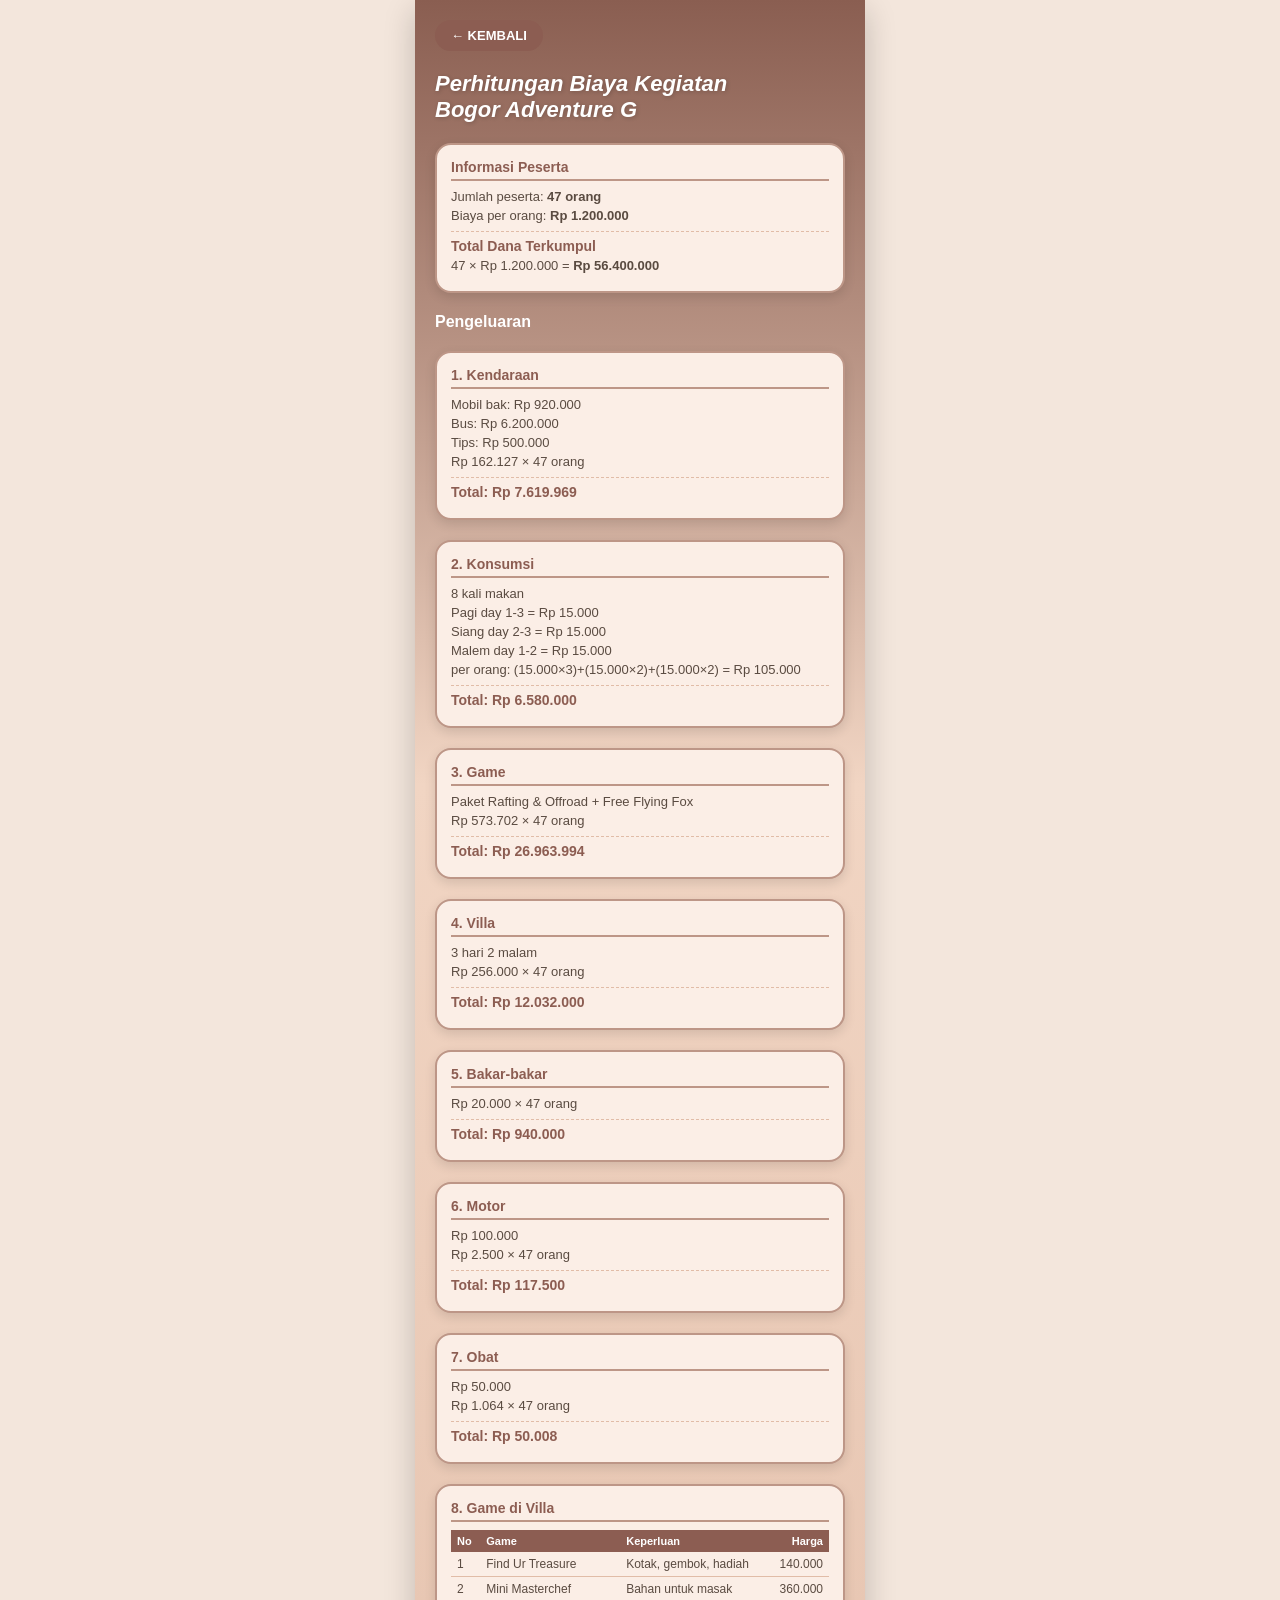
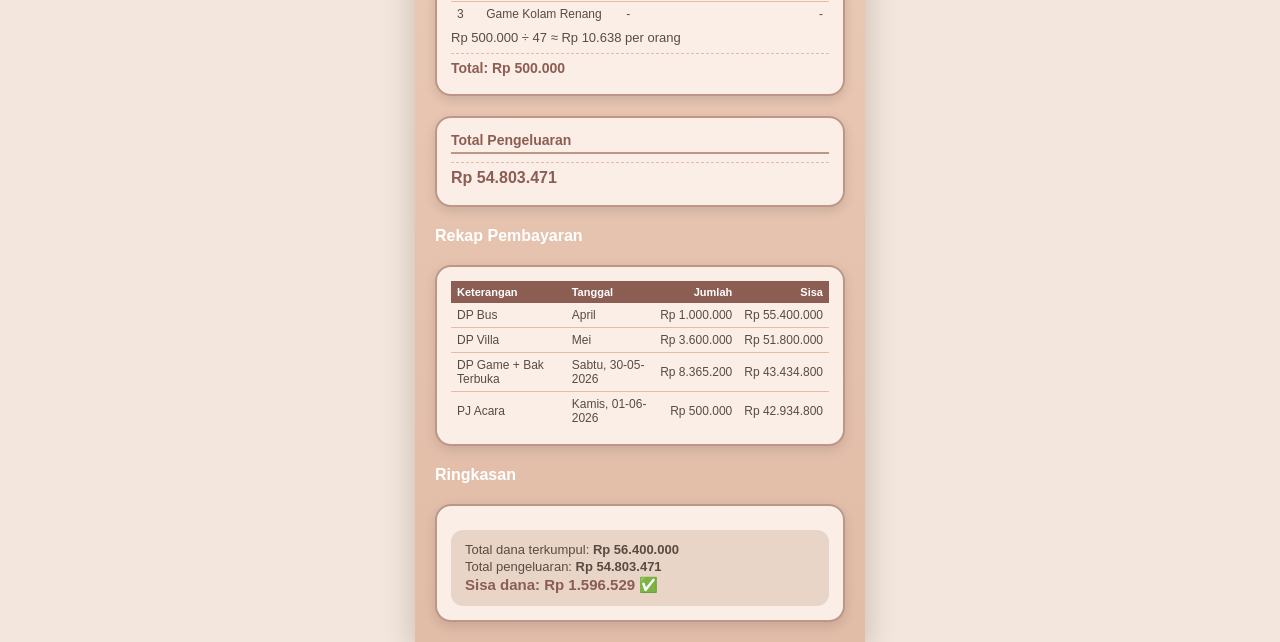
<file: pengeluaran.html>
<!DOCTYPE html>
<html lang="id">
<head>
    <meta charset="UTF-8">
    <meta name="viewport" content="width=device-width, initial-scale=1.0">
    <title>Pengeluaran - Bogor Adventure</title>
    <link rel="stylesheet" href="style.css">
    <style>
        .page-wrap { padding: 20px; display: flex; flex-direction: column; gap: 20px; }
        .page-wrap .back-link { text-decoration: none; color: #fff; font-size: clamp(11px, 3vw, 13px); font-weight: bold; background: #8c5d52; padding: 8px 16px; border-radius: 20px; align-self: flex-start; }
        .page-wrap h2 { font-size: clamp(17px, 5.5vw, 22px); font-style: italic; color: #fff; text-shadow: 1px 1px 4px rgba(0,0,0,0.2); margin: 0; word-break: break-word; }
        .page-wrap h3 { font-size: clamp(13px, 4vw, 16px); color: #fff; margin: 0; }
        .info-card { background: #fbeee6; border-radius: 16px; padding: 14px; box-shadow: 0 4px 12px rgba(0,0,0,0.12); border: 2px solid #bd9687; overflow-x: auto; }
        .info-card h4 { color: #8c5d52; font-size: clamp(12px, 3.5vw, 14px); margin: 0 0 8px; border-bottom: 2px solid #bd9687; padding-bottom: 4px; }
        .info-card p { font-size: clamp(11px, 3vw, 13px); color: #5a4b41; margin: 4px 0; word-break: break-word; }
        .info-card .total-label { font-weight: bold; color: #8c5d52; font-size: clamp(12px, 3.5vw, 14px); margin-top: 8px; padding-top: 6px; border-top: 1px dashed #e1bca7; }
        .info-card table { width: 100%; border-collapse: collapse; font-size: clamp(10px, 2.8vw, 12px); color: #5a4b41; }
        .info-card table th { background: #8c5d52; color: #fff; padding: 5px 6px; text-align: left; font-size: clamp(9px, 2.5vw, 11px); white-space: nowrap; }
        .info-card table td { padding: 5px 6px; border-bottom: 1px solid #e1bca7; }
        .info-card table tr:last-child td { border-bottom: none; }
        .info-card table .num { text-align: right; white-space: nowrap; }
        .highlight { background: #e8d5c8; border-radius: 12px; padding: 10px 14px; margin-top: 10px; }
        .highlight p { margin: 2px 0; }
        .highlight .big { font-size: clamp(12px, 4vw, 15px); font-weight: bold; color: #8c5d52; }
        .check { color: #2b5c43; font-weight: bold; }
    </style>
</head>
<body>
    <div class="app-container page-wrap">
        <a href="index.html" class="back-link">← KEMBALI</a>

        <h2>Perhitungan Biaya Kegiatan<br>Bogor Adventure G</h2>

        <div class="info-card">
            <h4>Informasi Peserta</h4>
            <p>Jumlah peserta: <b>47 orang</b></p>
            <p>Biaya per orang: <b>Rp 1.200.000</b></p>
            <p class="total-label">Total Dana Terkumpul</p>
            <p>47 × Rp 1.200.000 = <b>Rp 56.400.000</b></p>
        </div>

        <h3>Pengeluaran</h3>

        <div class="info-card">
            <h4>1. Kendaraan</h4>
            <p>Mobil bak: Rp 920.000</p>
            <p>Bus: Rp 6.200.000</p>
            <p>Tips: Rp 500.000</p>
            <p>Rp 162.127 × 47 orang</p>
            <p class="total-label">Total: Rp 7.619.969</p>
        </div>

        <div class="info-card">
            <h4>2. Konsumsi</h4>
            <p>8 kali makan</p>
            <p>Pagi day 1-3 = Rp 15.000</p>
            <p>Siang day 2-3 = Rp 15.000</p>
            <p>Malem day 1-2 = Rp 15.000</p>
            <p>per orang: (15.000×3)+(15.000×2)+(15.000×2) = Rp 105.000</p>
            <p class="total-label">Total: Rp 6.580.000</p>
        </div>

        <div class="info-card">
            <h4>3. Game</h4>
            <p>Paket Rafting & Offroad + Free Flying Fox</p>
            <p>Rp 573.702 × 47 orang</p>
            <p class="total-label">Total: Rp 26.963.994</p>
        </div>

        <div class="info-card">
            <h4>4. Villa</h4>
            <p>3 hari 2 malam</p>
            <p>Rp 256.000 × 47 orang</p>
            <p class="total-label">Total: Rp 12.032.000</p>
        </div>

        <div class="info-card">
            <h4>5. Bakar-bakar</h4>
            <p>Rp 20.000 × 47 orang</p>
            <p class="total-label">Total: Rp 940.000</p>
        </div>

        <div class="info-card">
            <h4>6. Motor</h4>
            <p>Rp 100.000</p>
            <p>Rp 2.500 × 47 orang</p>
            <p class="total-label">Total: Rp 117.500</p>
        </div>

        <div class="info-card">
            <h4>7. Obat</h4>
            <p>Rp 50.000</p>
            <p>Rp 1.064 × 47 orang</p>
            <p class="total-label">Total: Rp 50.008</p>
        </div>

        <div class="info-card">
            <h4>8. Game di Villa</h4>
            <div class="table-wrap"><table>
                <thead>
                    <tr>
                        <th>No</th>
                        <th>Game</th>
                        <th>Keperluan</th>
                        <th class="num">Harga</th>
                    </tr>
                </thead>
                <tbody>
                    <tr>
                        <td>1</td>
                        <td>Find Ur Treasure</td>
                        <td>Kotak, gembok, hadiah</td>
                        <td class="num">140.000</td>
                    </tr>
                    <tr>
                        <td>2</td>
                        <td>Mini Masterchef</td>
                        <td>Bahan untuk masak</td>
                        <td class="num">360.000</td>
                    </tr>
                    <tr>
                        <td>3</td>
                        <td>Game Kolam Renang</td>
                        <td>-</td>
                        <td class="num">-</td>
                    </tr>
                </tbody>
            </table></div>
            <p>Rp 500.000 ÷ 47 ≈ Rp 10.638 per orang</p>
            <p class="total-label">Total: Rp 500.000</p>
        </div>

        <div class="info-card">
            <h4>Total Pengeluaran</h4>
            <p class="total-label" style="font-size:16px;">Rp 54.803.471</p>
        </div>

        <h3>Rekap Pembayaran</h3>

        <div class="info-card">
            <div class="table-wrap"><table>
                <thead>
                    <tr>
                        <th>Keterangan</th>
                        <th>Tanggal</th>
                        <th class="num">Jumlah</th>
                        <th class="num">Sisa</th>
                    </tr>
                </thead>
                <tbody>
                    <tr>
                        <td>DP Bus</td>
                        <td>April</td>
                        <td class="num">Rp 1.000.000</td>
                        <td class="num">Rp 55.400.000</td>
                    </tr>
                    <tr>
                        <td>DP Villa</td>
                        <td>Mei</td>
                        <td class="num">Rp 3.600.000</td>
                        <td class="num">Rp 51.800.000</td>
                    </tr>
                    <tr>
                        <td>DP Game + Bak Terbuka</td>
                        <td>Sabtu, 30-05-2026</td>
                        <td class="num">Rp 8.365.200</td>
                        <td class="num">Rp 43.434.800</td>
                    </tr>
                    <tr>
                        <td>PJ Acara</td>
                        <td>Kamis, 01-06-2026</td>
                        <td class="num">Rp 500.000</td>
                        <td class="num">Rp 42.934.800</td>
                    </tr>
                </tbody>
            </table></div>
        </div>

        <h3>Ringkasan</h3>

        <div class="info-card">
            <div class="highlight">
                <p>Total dana terkumpul: <b>Rp 56.400.000</b></p>
                <p>Total pengeluaran: <b>Rp 54.803.471</b></p>
                <p class="big">Sisa dana: Rp 1.596.529 <span class="check">✅</span></p>
            </div>
        </div>
    </div>
</body>
</html>
</file>
<file: style.css>
* {
    box-sizing: border-box;
    margin: 0;
    padding: 0;
    font-family: 'Segoe UI', Tahoma, Geneva, Verdana, sans-serif;
}

html {
    -webkit-text-size-adjust: 100%;
}

body {
    background-color: #f3e6dc;
    display: flex;
    justify-content: center;
    align-items: flex-start;
    min-height: 100vh;
    min-height: 100dvh;
    color: #4a3b32;
    overflow-x: hidden;
}

.app-container {
    width: 100%;
    max-width: 450px;
    background: linear-gradient(180deg, #8a5e51 0%, #f1d5c3 35%, #e1bca7 100%);
    min-height: 100vh;
    min-height: 100dvh;
    box-shadow: 0 10px 30px rgba(0,0,0,0.2);
    display: flex;
    flex-direction: column;
    overflow-x: hidden;
}

.top-nav {
    background-color: rgba(235, 214, 201, 0.8);
    display: flex;
    justify-content: space-around;
    padding: 12px 5px;
    margin: 15px;
    border-radius: 25px;
    flex-wrap: wrap;
    gap: 4px;
}

.top-nav a {
    text-decoration: none;
    color: #8c5d52;
    font-size: clamp(9px, 2.8vw, 11px);
    font-weight: bold;
    font-style: italic;
    white-space: nowrap;
}

.main-header {
    padding: 10px 20px;
    color: #ffffff;
}

.main-title {
    font-size: clamp(26px, 8vw, 38px);
    font-style: italic;
    font-weight: 800;
    letter-spacing: 1px;
    line-height: 1.1;
    word-break: break-word;
}

.subtitle {
    font-size: clamp(9px, 2.6vw, 11px);
    font-style: italic;
    opacity: 0.9;
    margin-top: 5px;
    margin-bottom: 25px;
}

.search-profile-row {
    display: flex;
    align-items: center;
    justify-content: space-between;
    gap: 10px;
}

.search-box {
    background: #ffffff;
    border-radius: 20px;
    display: flex;
    align-items: center;
    padding: 8px 12px;
    flex: 1;
    min-width: 0;
    box-shadow: 0 4px 10px rgba(0,0,0,0.1);
}

.search-box input {
    border: none;
    outline: none;
    width: 100%;
    margin-left: 8px;
    font-size: clamp(10px, 2.8vw, 12px);
    color: #4a3b32;
    min-width: 0;
}

.logo-circle {
    width: 50px;
    flex-shrink: 0;
    display: flex;
    align-items: center;
    justify-content: center;
}

.logo-circle img {
    width: 45px;
    max-width: 100%;
    height: auto;
}

.content-wrapper {
    padding: 20px;
    display: flex;
    flex-direction: column;
    gap: 30px;
}

.section-container {
    display: flex;
    flex-direction: column;
    gap: 15px;
}

.text-center {
    text-align: center;
}

.section-title-large {
    font-size: clamp(20px, 6vw, 28px);
    font-style: italic;
    color: #ffffff;
    text-shadow: 1px 1px 4px rgba(0,0,0,0.2);
    margin: 10px 0;
    text-align: left;
}

.clickable-card {
    cursor: pointer;
    transition: transform 0.2s, background-color 0.2s;
    -webkit-tap-highlight-color: transparent;
}

.clickable-card:active {
    transform: scale(0.97);
    filter: brightness(0.9);
}

.card-wide {
    background-color: #bd9687;
    border-radius: 20px;
    padding: 12px;
    display: flex;
    align-items: center;
    box-shadow: 0 5px 15px rgba(0,0,0,0.15);
    position: relative;
    gap: 12px;
}

.card-wide img {
    width: clamp(80px, 25vw, 120px);
    height: clamp(50px, 16vw, 75px);
    object-fit: cover;
    border-radius: 15px;
    flex-shrink: 0;
}

.card-text {
    color: #ffffff;
    min-width: 0;
}

.card-text h3 {
    font-size: clamp(9px, 2.5vw, 11px);
    font-weight: normal;
    letter-spacing: 1px;
    opacity: 0.9;
}

.card-text h2 {
    font-size: clamp(12px, 3.5vw, 15px);
    font-weight: bold;
    word-break: break-word;
}

.arrow-btn {
    position: absolute;
    right: 15px;
    bottom: 10px;
    color: #ffffff;
    font-size: clamp(14px, 4vw, 18px);
}

.grid-2x3 {
    display: grid;
    grid-template-columns: repeat(2, 1fr);
    gap: 10px;
}

.card-square {
    background-color: #bd9687;
    color: #ffffff;
    border-radius: 20px;
    min-height: 80px;
    height: auto;
    display: flex;
    flex-direction: column;
    justify-content: center;
    align-items: center;
    font-size: clamp(8px, 2.5vw, 10px);
    text-align: center;
    box-shadow: 0 5px 15px rgba(0,0,0,0.15);
    padding: 10px 6px;
}

.card-square b {
    font-size: clamp(10px, 3vw, 12px);
    margin-top: 4px;
}

.grid-jabatan {
    display: grid;
    grid-template-columns: repeat(3, 1fr);
    gap: 8px;
}

.hidden {
    display: none !important;
}

.btn-pill {
    background-color: #8c5d52;
    color: white;
    padding: 14px 20px;
    border-radius: 25px;
    text-align: center;
    font-size: clamp(10px, 3vw, 12px);
    font-weight: bold;
    box-shadow: 0 4px 10px rgba(0,0,0,0.15);
    display: flex;
    align-items: center;
    justify-content: center;
    gap: 8px;
    margin-bottom: 10px;
    word-break: break-word;
}

.footer-panel {
    background-color: #a47b6d;
    border-radius: 25px 25px 0 0;
    margin: 20px -20px -20px -20px;
    padding: 30px 20px 15px 20px;
    display: flex;
    flex-direction: column;
    align-items: center;
    gap: 20px;
}

.footer-section-title {
    color: rgba(255,255,255,0.8);
    font-size: clamp(9px, 2.5vw, 11px);
    font-weight: bold;
    letter-spacing: 2px;
    text-transform: uppercase;
    margin-bottom: -10px;
}

.footer-divider {
    width: 40px;
    height: 2px;
    background: rgba(255,255,255,0.3);
    border-radius: 2px;
    margin-bottom: -5px;
}

.footer-map {
    width: 100%;
    border-radius: 16px;
    overflow: hidden;
    box-shadow: 0 4px 15px rgba(0,0,0,0.15);
}

.footer-map iframe {
    display: block;
    width: 100%;
    height: 200px;
    border: 0;
}

.map-label {
    font-size: clamp(9px, 2.5vw, 11px);
    color: rgba(255,255,255,0.7);
    font-weight: bold;
    letter-spacing: 1px;
    text-align: left;
    width: 100%;
    padding-left: 4px;
}

.logo-circle.micro {
    width: 40px;
    flex-shrink: 0;
}

.logo-circle.micro img {
    width: 35px;
    max-width: 100%;
    height: auto;
}

.grid-2x2 {
    display: grid;
    grid-template-columns: repeat(2, 1fr);
    gap: 10px;
    width: 100%;
    max-width: 280px;
}

.btn-small-pill {
    background-color: #7d5248;
    color: white;
    padding: 10px;
    border-radius: 20px;
    text-align: center;
    font-size: clamp(9px, 2.8vw, 11px);
    font-weight: bold;
}

.credits {
    font-size: 9px;
    color: rgba(255, 255, 255, 0.7);
    margin-top: 10px;
}

/* SEARCH MODAL POP-UP VIEW */
.modal {
    display: none; 
    position: fixed; 
    z-index: 999; 
    left: 0;
    top: 0;
    width: 100%; 
    height: 100%; 
    height: 100dvh;
    background-color: rgba(0,0,0,0.5);
    align-items: center;
    justify-content: center;
    padding: 10px;
}

.modal-content {
    background-color: #fbeee6;
    padding: 20px;
    border-radius: 20px;
    width: 90%;
    max-width: 350px;
    max-height: 80vh;
    max-height: 80dvh;
    overflow-y: auto;
    box-shadow: 0 5px 25px rgba(0,0,0,0.3);
    color: #4a3b32;
    position: relative;
}

.modal-content h2 {
    margin-bottom: 15px;
    color: #8c5d52;
    font-size: clamp(16px, 5vw, 20px);
    word-break: break-word;
    text-align: center;
}

.modal-content hr {
    border: 0;
    height: 1px;
    background: #bd9687;
    margin-bottom: 15px;
}

.modal-field {
    background: #fff;
    border-radius: 12px;
    padding: 10px 14px;
    margin-bottom: 8px;
    border: 1px solid #e1bca7;
    display: flex;
    justify-content: space-between;
    align-items: center;
    gap: 8px;
}

.modal-field .field-label {
    font-size: clamp(9px, 2.5vw, 11px);
    color: #8c5d52;
    font-weight: bold;
    flex-shrink: 0;
}

.modal-field .field-value {
    font-size: clamp(10px, 2.8vw, 12px);
    color: #5a4b41;
    text-align: right;
    font-weight: 600;
}

.close-modal {
    position: absolute;
    right: 12px;
    top: 8px;
    font-size: 22px;
    font-weight: bold;
    cursor: pointer;
    color: #8c5d52;
    padding: 4px 8px;
    line-height: 1;
}

/* table scroll for small screens */
.table-wrap {
    overflow-x: auto;
    -webkit-overflow-scrolling: touch;
}

.table-wrap table {
    min-width: 300px;
}
</file>
